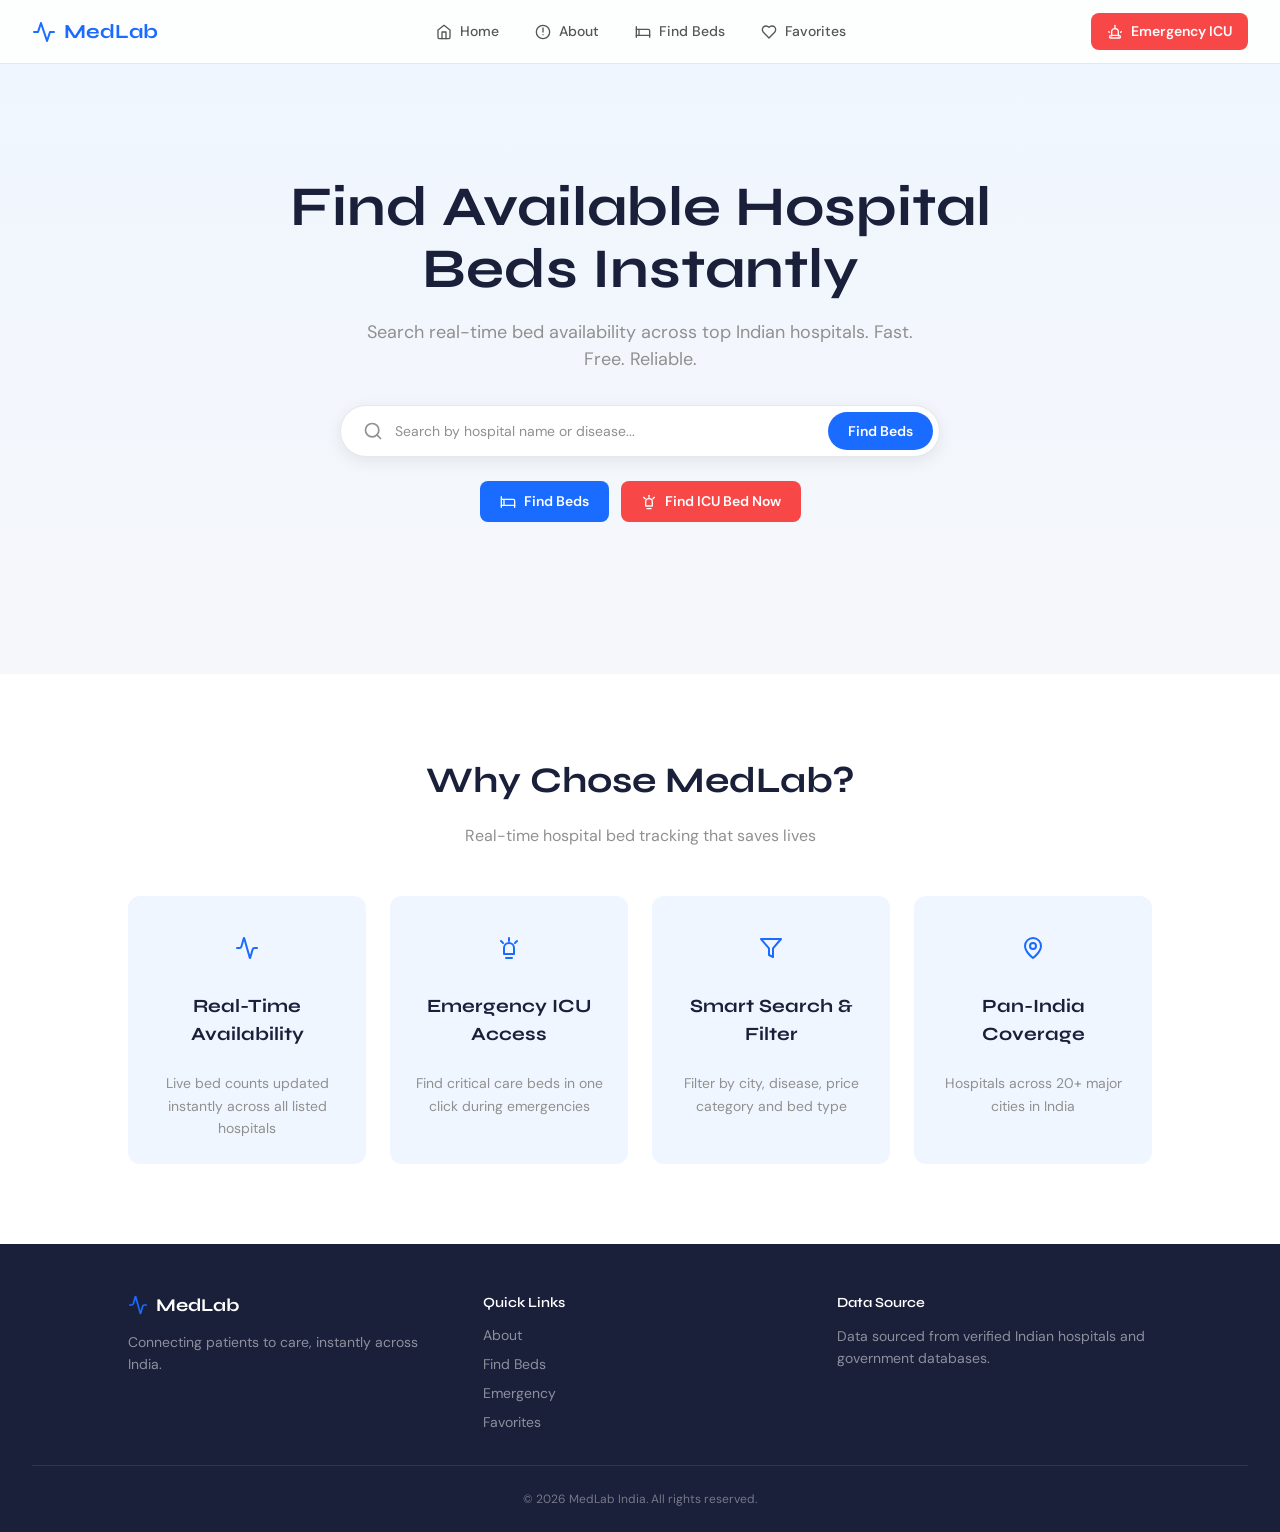
<file: index.html>
<!DOCTYPE html>
<html lang="en">
<head>
  <meta charset="UTF-8">
  <meta name="viewport" content="width=device-width, initial-scale=1.0">
  <title>MedLab — Find Hospital Beds Instantly</title>
  <link rel="stylesheet" href="style.css">
  <link href="https://fonts.googleapis.com/css2?family=Syne:wght@400;600;700;800&family=DM+Sans:wght@300;400;500;600&display=swap" rel="stylesheet">
  <script src="script.js"></script>
</head>
<body>
  <div class="app">
    <nav class="navbar">
      <a href="index.html" class="logo">
        <svg xmlns="http://www.w3.org/2000/svg" width="24" height="24" viewBox="0 0 24 24" fill="none" stroke="currentColor" stroke-width="2" stroke-linecap="round" stroke-linejoin="round"><polyline points="22 12 18 12 15 21 9 3 6 12 2 12"/></svg>
        <span>MedLab</span>
      </a>
      <div class="nav-links">
                <a href="index.html" class="nav-link" id="nav-home">
                    <svg xmlns="http://www.w3.org/2000/svg" width="16" height="16" viewBox="0 0 24 24" fill="none" stroke="currentColor" stroke-width="2" stroke-linecap="round" stroke-linejoin="round"><path d="m3 9 9-7 9 7v11a2 2 0 0 1-2 2H5a2 2 0 0 1-2-2z"/><polyline points="9 22 9 12 15 12 15 22"/></svg>
                    Home                    
                </a>
                <a href="about.html" class="nav-link" id="nav-about">
                    <svg xmlns="http://www.w3.org/2000/svg" width="16" height="16" viewBox="0 0 24 24" fill="none" stroke="currentColor" stroke-width="2" stroke-linecap="round" stroke-linejoin="round"><circle cx="12" cy="12" r="10"/><path d="M12 6v6m0 4h.01"/></svg>
                    About
                </a>
                <a href="beds.html" class="nav-link" id="nav-beds">
                    <svg xmlns="http://www.w3.org/2000/svg" width="16" height="16" viewBox="0 0 24 24" fill="none" stroke="currentColor" stroke-width="2" stroke-linecap="round" stroke-linejoin="round"><path d="M2 4v16"/><path d="M2 8h18a2 2 0 0 1 2 2v10"/><path d="M2 17h20"/><path d="M6 8v9"/></svg>
                    Find Beds
                </a>
                <a href="favorites.html" class="nav-link" id="nav-favorites">
                    <svg xmlns="http://www.w3.org/2000/svg" width="16" height="16" viewBox="0 0 24 24" fill="none" stroke="currentColor" stroke-width="2" stroke-linecap="round" stroke-linejoin="round"><path d="M19 14c1.49-1.46 3-3.21 3-5.5A5.5 5.5 0 0 0 16.5 3c-1.76 0-3 .5-4.5 2-1.5-1.5-2.74-2-4.5-2A5.5 5.5 0 0 0 2 8.5c0 2.3 1.5 4.05 3 5.5l7 7Z"/></svg>
                    Favorites
                </a>
            </div>
                <a href="beds.html?filter=icu" class="emergency-nav" id="nav-emergency">
                    <svg xmlns="http://www.w3.org/2000/svg" width="16" height="16" viewBox="0 0 24 24" fill="none" stroke="currentColor" stroke-width="2" stroke-linecap="round" stroke-linejoin="round"><path d="M7 18v-6a5 5 0 1 1 10 0v6"/><path d="M5 21a1 1 0 0 1-1-1v-1a2 2 0 0 1 2-2h12a2 2 0 0 1 2 2v1a1 1 0 0 1-1 1z"/><path d="M12 7V2"/><path d="m3.5 12.5-1-1"/><path d="m20.5 12.5 1-1"/></svg>
                    <span class="emergency-text">Emergency ICU</span>
                </a>
        </nav>

        <section class="hero">
            <div class="hero-inner">
                <h1 class="hero-heading">
                    Find Available Hospital Beds Instantly
                </h1>
                <p class="hero-subtitle">Search real-time bed availability across top Indian hospitals. Fast. Free. Reliable.</p>
                <div class="hero-searchbar">
                    <svg xmlns="http://www.w3.org/2000/svg" width="20" height="20" viewBox="0 0 24 24" fill="none" stroke="currentColor" stroke-width="2" stroke-linecap="round" stroke-linejoin="round"><circle cx="11" cy="11" r="8"/><path d="m21 21-4.3-4.3"/></svg>
                    <input id="hero-search" type="text" placeholder="Search by hospital name or disease..." />
                    <button id="btn-hero-search" class="btn-search">Find Beds</button>
                </div>
                <div class="hero-actions">
                    <a href="beds.html" class="btn-find-beds">
                    <svg xmlns="http://www.w3.org/2000/svg" width="16" height="16" viewBox="0 0 24 24" fill="none" stroke="currentColor" stroke-width="2" stroke-linecap="round" stroke-linejoin="round"><path d="M2 4v16"/><path d="M2 8h18a2 2 0 0 1 2 2v10"/><path d="M2 17h20"/><path d="M6 8v9"/></svg>
                    Find Beds
                    </a>
                    <a href="beds.html?bedType=ICU%20Only" class="btn-emergency-hero">
                    <svg xmlns="http://www.w3.org/2000/svg" width="16" height="16" viewBox="0 0 24 24" fill="none" stroke="currentColor" stroke-width="2" stroke-linecap="round" stroke-linejoin="round"><path d="M7 12a5 5 0 0 1 5-5v0a5 5 0 0 1 5 5v6H7v-6Z"/><path d="M12 2v3"/><path d="m20 5-2.14 2.14"/><path d="m4 5 2.14 2.14"/><path d="M15 22H9"/></svg>
                    Find ICU Bed Now
                    </a>
                </div>
            </div>
        </section>
        <section class="feature-section">
            <div class="feature-inner">
                <h2 class="reveal">Why Chose MedLab?</h2>
                <p class="reveal">Real-time hospital bed tracking that saves lives</p>
        <div class="features-grid">
          <div class="feature-card">
            <div class="feature-icon">
              <svg xmlns="http://www.w3.org/2000/svg" width="24" height="24" viewBox="0 0 24 24" fill="none" stroke="currentColor" stroke-width="2" stroke-linecap="round" stroke-linejoin="round"><path d="M22 12h-2.48a2 2 0 0 0-1.93 1.46l-2.35 8.36a.25.25 0 0 1-.48 0L9.24 2.18a.25.25 0 0 0-.48 0l-2.35 8.36A2 2 0 0 1 4.48 12H2"/></svg>
            </div>
            <h3>Real-Time Availability</h3>
            <p>Live bed counts updated instantly across all listed hospitals</p>
          </div>
          <div class="feature-card">
            <div class="feature-icon">
              <svg xmlns="http://www.w3.org/2000/svg" width="24" height="24" viewBox="0 0 24 24" fill="none" stroke="currentColor" stroke-width="2" stroke-linecap="round" stroke-linejoin="round"><path d="M7 12a5 5 0 0 1 5-5v0a5 5 0 0 1 5 5v6H7v-6Z"/><path d="M12 2v3"/><path d="m20 5-2.14 2.14"/><path d="m4 5 2.14 2.14"/><path d="M15 22H9"/></svg>
            </div>
            <h3>Emergency ICU Access</h3>
            <p>Find critical care beds in one click during emergencies</p>
          </div>
          <div class="feature-card">
            <div class="feature-icon">
              <svg xmlns="http://www.w3.org/2000/svg" width="24" height="24" viewBox="0 0 24 24" fill="none" stroke="currentColor" stroke-width="2" stroke-linecap="round" stroke-linejoin="round"><polygon points="22 3 2 3 10 12.46 10 19 14 21 14 12.46 22 3"/></svg>
            </div>
            <h3>Smart Search & Filter</h3>
            <p>Filter by city, disease, price category and bed type</p>
          </div>
          <div class="feature-card">
            <div class="feature-icon">
              <svg xmlns="http://www.w3.org/2000/svg" width="24" height="24" viewBox="0 0 24 24" fill="none" stroke="currentColor" stroke-width="2" stroke-linecap="round" stroke-linejoin="round"><path d="M20 10c0 6-8 12-8 12s-8-6-8-12a8 8 0 0 1 16 0Z"/><circle cx="12" cy="10" r="3"/></svg>
            </div>
            <h3>Pan-India Coverage</h3>
            <p>Hospitals across 20+ major cities in India</p>
          </div>
        </div>
            </div>
        </section>
        <footer class="footer">
          <div class="footer-grid">
            <div>
              <div class="footer-brand">
                <svg xmlns="http://www.w3.org/2000/svg" width="20" height="20" viewBox="0 0 24 24" fill="none" stroke="currentColor" stroke-width="2" stroke-linecap="round" stroke-linejoin="round"><path d="M22 12h-2.48a2 2 0 0 0-1.93 1.46l-2.35 8.36a.25.25 0 0 1-.48 0L9.24 2.18a.25.25 0 0 0-.48 0l-2.35 8.36A2 2 0 0 1 4.48 12H2"/></svg>
                <span>MedLab</span>
              </div>
              <p class="footer-desc">Connecting patients to care, instantly across India.</p>
            </div>
            <div>
              <h4>Quick Links</h4>
              <div class="footer-links">
                <a href="about.html" class="footer-link">About</a>
                <a href="beds.html" class="footer-link">Find Beds</a>
                <a href="beds.html?filter=icu" class="footer-link">Emergency</a>
                <a href="favorites.html" class="footer-link">Favorites</a>
              </div>
            </div>
            <div>
              <h4>Data Source</h4>
              <p class="footer-source">Data sourced from verified Indian hospitals and government databases.</p>
            </div>
          </div>
          <div class="footer-bottom">
            <p>&copy; 2026 MedLab India. All rights reserved.</p>
          </div>
        </footer>
      </div>
    </body>
  </html>
</file>
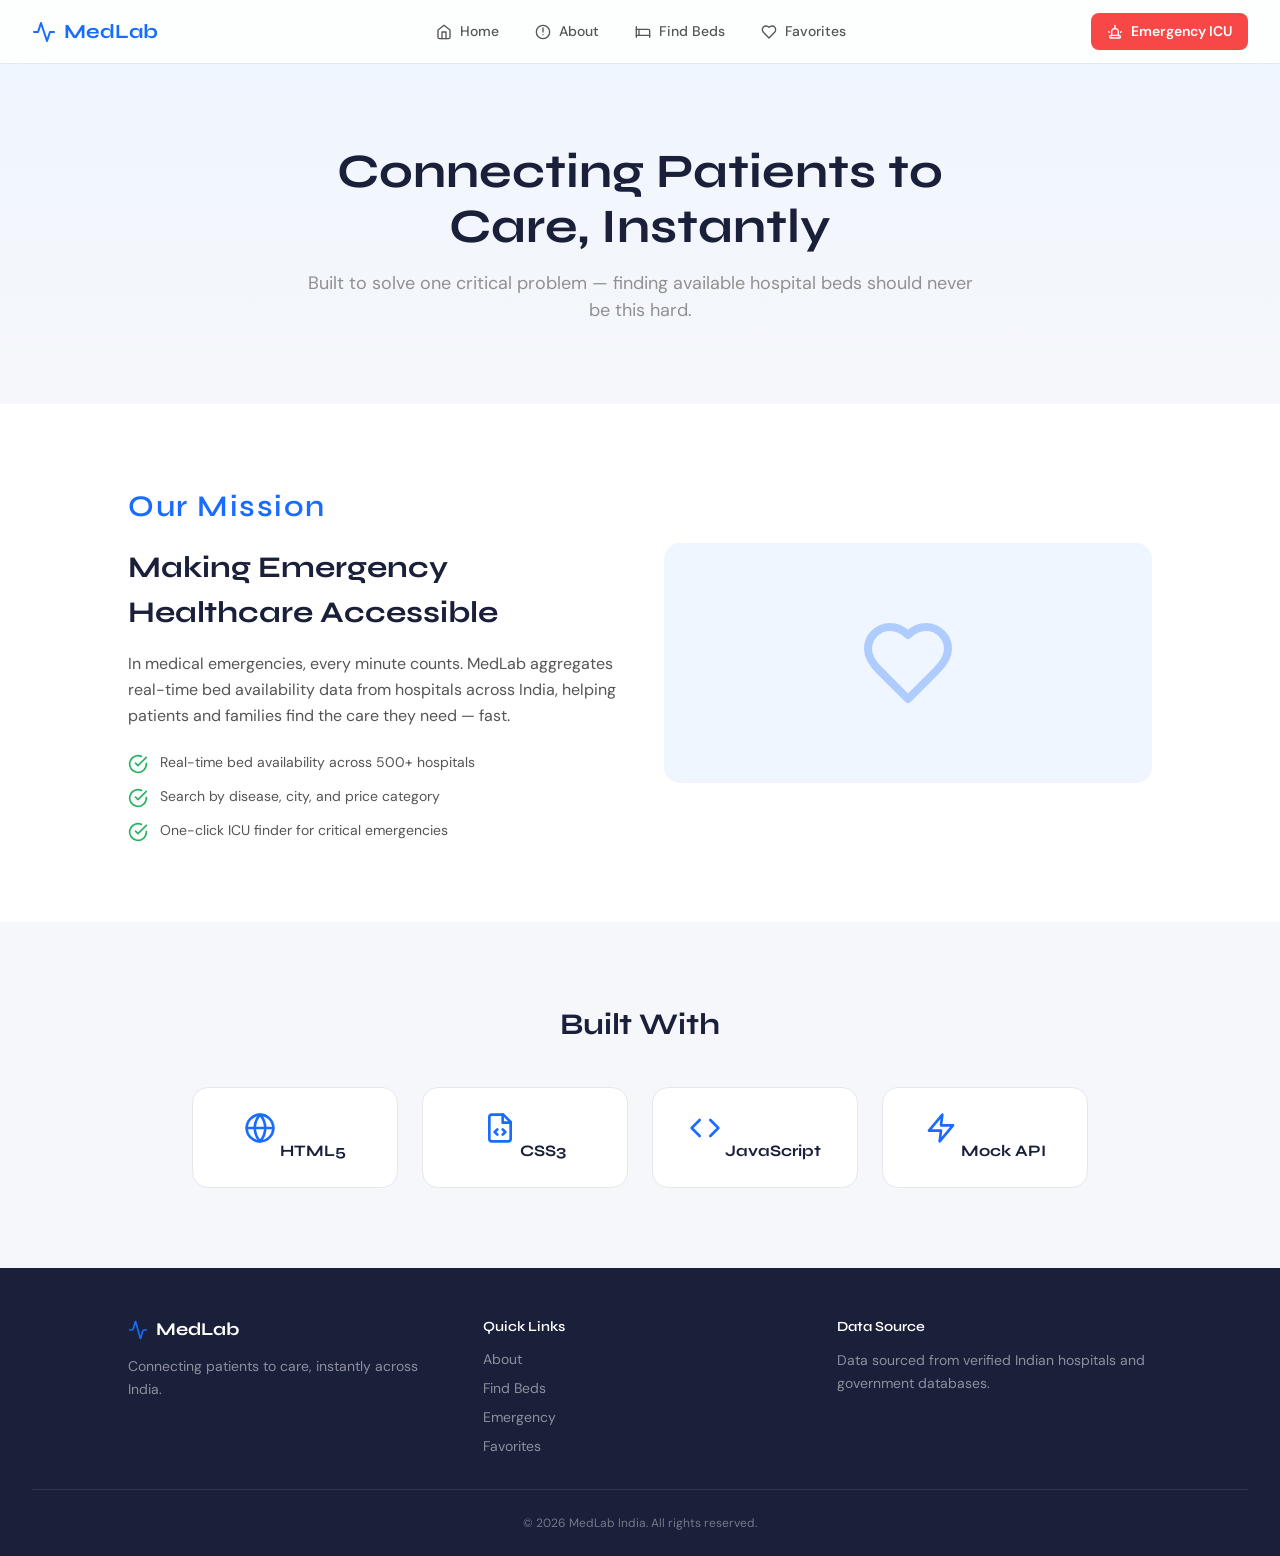
<file: about.html>
<!DOCTYPE html>
<html lang="en">
<head>
  <meta charset="UTF-8">
  <meta name="viewport" content="width=device-width, initial-scale=1.0">
  <title>About-MedLab</title>
  <link rel="stylesheet" href="style.css">
  <link href="https://fonts.googleapis.com/css2?family=Syne:wght@400;600;700;800&family=DM+Sans:wght@300;400;500;600&display=swap" rel="stylesheet">
</head>
<body>
  <div class="app">
        <nav class="navbar">
            <a href="index.html" class="logo">
                <svg xmlns="http://www.w3.org/2000/svg" width="24" height="24" viewBox="0 0 24 24" fill="none" stroke="currentColor" stroke-width="2" stroke-linecap="round" stroke-linejoin="round"><polyline points="22 12 18 12 15 21 9 3 6 12 2 12"/></svg>
                <span>MedLab</span>
            </a>
            <div class="nav-links">
                <a href="index.html" class="nav-link" id="nav-home">
                    <svg xmlns="http://www.w3.org/2000/svg" width="16" height="16" viewBox="0 0 24 24" fill="none" stroke="currentColor" stroke-width="2" stroke-linecap="round" stroke-linejoin="round"><path d="m3 9 9-7 9 7v11a2 2 0 0 1-2 2H5a2 2 0 0 1-2-2z"/><polyline points="9 22 9 12 15 12 15 22"/></svg>
                    Home                    
                </a>
                <a href="about.html" class="nav-link" id="nav-about">
                    <svg xmlns="http://www.w3.org/2000/svg" width="16" height="16" viewBox="0 0 24 24" fill="none" stroke="currentColor" stroke-width="2" stroke-linecap="round" stroke-linejoin="round"><circle cx="12" cy="12" r="10"/><path d="M12 6v6m0 4h.01"/></svg>
                    About
                </a>
                <a href="beds.html" class="nav-link" id="nav-beds">
                    <svg xmlns="http://www.w3.org/2000/svg" width="16" height="16" viewBox="0 0 24 24" fill="none" stroke="currentColor" stroke-width="2" stroke-linecap="round" stroke-linejoin="round"><path d="M2 4v16"/><path d="M2 8h18a2 2 0 0 1 2 2v10"/><path d="M2 17h20"/><path d="M6 8v9"/></svg>
                    Find Beds
                </a>
                <a href="favorites.html" class="nav-link" id="nav-favorites">
                    <svg xmlns="http://www.w3.org/2000/svg" width="16" height="16" viewBox="0 0 24 24" fill="none" stroke="currentColor" stroke-width="2" stroke-linecap="round" stroke-linejoin="round"><path d="M19 14c1.49-1.46 3-3.21 3-5.5A5.5 5.5 0 0 0 16.5 3c-1.76 0-3 .5-4.5 2-1.5-1.5-2.74-2-4.5-2A5.5 5.5 0 0 0 2 8.5c0 2.3 1.5 4.05 3 5.5l7 7Z"/></svg>
                    Favorites
                </a>
            </div>
                <a href="beds.html?filter=icu" class="emergency-nav" id="nav-emergency">
                    <svg xmlns="http://www.w3.org/2000/svg" width="16" height="16" viewBox="0 0 24 24" fill="none" stroke="currentColor" stroke-width="2" stroke-linecap="round" stroke-linejoin="round"><path d="M7 18v-6a5 5 0 1 1 10 0v6"/><path d="M5 21a1 1 0 0 1-1-1v-1a2 2 0 0 1 2-2h12a2 2 0 0 1 2 2v1a1 1 0 0 1-1 1z"/><path d="M12 7V2"/><path d="m3.5 12.5-1-1"/><path d="m20.5 12.5 1-1"/></svg>
                    <span class="emergency-text">Emergency ICU</span>
                </a>
        </nav>

        <section class="about-hero">
            <h1 class="about-heading">Connecting Patients to Care, Instantly</h1>
            <p class="about-subtitle">Built to solve one critical problem — finding available hospital beds should never be this hard.</p>
        </section>

        <section class="mission-section">
            <div class="mission-grid">
                <div class="reveal">
                    <span class="mission-label">Our Mission</span>
                    <h2>Making Emergency Healthcare Accessible</h2>
                    <p>In medical emergencies, every minute counts. MedLab aggregates real-time bed availability data from hospitals across India, helping patients and families find the care they need — fast.</p>
                    <div class="mission-checks">
                        <div class="mission-check">
                            <svg xmlns="http://www.w3.org/2000/svg" width="20" height="20" viewBox="0 0 24 24" fill="none" stroke="currentColor" stroke-width="2" stroke-linecap="round" stroke-linejoin="round"><path d="M22 11.08V12a10 10 0 1 1-5.93-9.14"/><polyline points="22 4 12 14.01 9 11.01"/></svg>
                            <span>Real-time bed availability across 500+ hospitals</span>
                        </div>
                        <div class="mission-check">
                            <svg xmlns="http://www.w3.org/2000/svg" width="20" height="20" viewBox="0 0 24 24" fill="none" stroke="currentColor" stroke-width="2" stroke-linecap="round" stroke-linejoin="round"><path d="M22 11.08V12a10 10 0 1 1-5.93-9.14"/><polyline points="22 4 12 14.01 9 11.01"/></svg>
                            <span>Search by disease, city, and price category</span>
                        </div>
                        <div class="mission-check">
                            <svg xmlns="http://www.w3.org/2000/svg" width="20" height="20" viewBox="0 0 24 24" fill="none" stroke="currentColor" stroke-width="2" stroke-linecap="round" stroke-linejoin="round"><path d="M22 11.08V12a10 10 0 1 1-5.93-9.14"/><polyline points="22 4 12 14.01 9 11.01"/></svg>
                            <span>One-click ICU finder for critical emergencies</span>
                        </div>
                    </div>
                </div>
                <div class="mission-visual" style="transition-delay: 100ms;">
                    <svg xmlns="http://www.w3.org/2000/svg" width="96" height="96" viewBox="0 0 24 24" fill="none" stroke="currentColor" stroke-width="2" stroke-linecap="round" stroke-linejoin="round"><path d="M19 14c1.49-1.46 3-3.21 3-5.5A5.5 5.5 0 0 0 16.5 3c-1.76 0-3 .5-4.5 2-1.5-1.5-2.74-2-4.5-2A5.5 5.5 0 0 0 2 8.5c0 2.3 1.5 4.05 3 5.5l7 7Z"/></svg>
                </div>
            </div>
        </section>

        <section class="tech-section">
            <div class="tech-inner">
                <h2 class="reveal">Built With</h2>
                <div class="tech-grid">
                    <div class="tech-card">
                        <svg xmlns="http://www.w3.org/2000/svg" width="32" height="32" viewBox="0 0 24 24" fill="none" stroke="currentColor" stroke-width="2" stroke-linecap="round" stroke-linejoin="round"><circle cx="12" cy="12" r="10"/><line x1="2" y1="12" x2="22" y2="12"/><path d="M12 2a15.3 15.3 0 0 1 4 10 15.3 15.3 0 0 1-4 10 15.3 15.3 0 0 1-4-10 15.3 15.3 0 0 1 4-10z"/></svg>
                        <span>HTML5</span>
                    </div>
                    <div class="tech-card">
                        <svg xmlns="http://www.w3.org/2000/svg" width="32" height="32" viewBox="0 0 24 24" fill="none" stroke="currentColor" stroke-width="2" stroke-linecap="round" stroke-linejoin="round"><path d="M14.5 2H6a2 2 0 0 0-2 2v16a2 2 0 0 0 2 2h12a2 2 0 0 0 2-2V7.5L14.5 2z"/><polyline points="14 2 14 8 20 8"/><path d="m10 13-2 2 2 2"/><path d="m14 17 2-2-2-2"/></svg>
                        <span>CSS3</span>
                    </div>
                    <div class="tech-card">
                        <svg xmlns="http://www.w3.org/2000/svg" width="32" height="32" viewBox="0 0 24 24" fill="none" stroke="currentColor" stroke-width="2" stroke-linecap="round" stroke-linejoin="round"><polyline points="16 18 22 12 16 6"/><polyline points="8 6 2 12 8 18"/></svg>
                        <span>JavaScript</span>
                    </div>
                    <div class="tech-card">
                         <svg xmlns="http://www.w3.org/2000/svg" width="32" height="32" viewBox="0 0 24 24" fill="none" stroke="currentColor" stroke-width="2" stroke-linecap="round" stroke-linejoin="round"><polygon points="13 2 3 14 12 14 11 22 21 10 12 10 13 2"/></svg>
                         <span>Mock API</span>
                    </div>
                </div>
            </div>
        </section>

        <footer class="footer">
          <div class="footer-grid">
            <div>
              <div class="footer-brand">
                <svg xmlns="http://www.w3.org/2000/svg" width="20" height="20" viewBox="0 0 24 24" fill="none" stroke="currentColor" stroke-width="2" stroke-linecap="round" stroke-linejoin="round"><path d="M22 12h-2.48a2 2 0 0 0-1.93 1.46l-2.35 8.36a.25.25 0 0 1-.48 0L9.24 2.18a.25.25 0 0 0-.48 0l-2.35 8.36A2 2 0 0 1 4.48 12H2"/></svg>
                <span>MedLab</span>
              </div>
              <p class="footer-desc">Connecting patients to care, instantly across India.</p>
            </div>
            <div>
              <h4>Quick Links</h4>
              <div class="footer-links">
                <a href="about.html" class="footer-link">About</a>
                <a href="beds.html" class="footer-link">Find Beds</a>
                <a href="beds.html?filter=icu" class="footer-link">Emergency</a>
                <a href="favorites.html" class="footer-link">Favorites</a>
              </div>
            </div>
            <div>
              <h4>Data Source</h4>
              <p class="footer-source">Data sourced from verified Indian hospitals and government databases.</p>
            </div>
          </div>
          <div class="footer-bottom">
            <p>&copy; 2026 MedLab India. All rights reserved.</p>
          </div>
        </footer>
      </div>
    </body>
  </html>
</file>
<file: style.css>
:root {
  --primary: #1a6bff;
  --primary-dark: #0052cc;
  --primary-light: #f0f6ff;
  --bg: #f5f7fa;
  --white: #ffffff;
  --text: #1a1f3a;
  --text-gray: #555555;
  --muted: #909090;
  --border: #e5e7eb;
  --emergency: #f74747;
  --green: #28b463;
  --yellow: #ffc107;
  --red: #ef4444;
  --dark: #1a1f3a;
  --radius: 0.75rem;
}

* {
  margin: 0;
  padding: 0;
  box-sizing: border-box;
}

html { 
  scroll-behavior: smooth; 
}

body {
  font-family: 'DM Sans', sans-serif;
  background: var(--bg);
  color: var(--text);
  line-height: 1.5;
}

h1, h2, h3, h4, h5, h6 { 
  font-family: 'Syne', sans-serif; 
}

button, a {
  cursor: pointer;
  border: none;
  background: none;
  font-family: inherit;
  text-decoration: none;
  color: inherit;
}

img { 
  display: block;
  max-width: 100%; 
}

input, select { 
  font-family: 'DM Sans', sans-serif; 
}
 
.app { 
  min-height: 100vh;
  background: var(--bg); 
}

.navbar {
  position: sticky;
  top: 0;
  z-index: 50;
  height: 64px;
  background: rgba(255, 255, 255, 0.8);
  backdrop-filter: blur(20px);
  border-bottom: 1px solid var(--border);
  display: flex;
  align-items: center;
  padding: 0 24px;
}

@media (min-width: 768px) { 
  .navbar { padding: 0 32px; } 
}

.logo {
  display: flex;
  align-items: center;
  gap: 8px;
  margin-right: 32px;
}

.logo svg { 
  width: 24px;
  height: 24px;
  color: var(--primary); 
}

.logo span {
  font-family: 'Syne', sans-serif;
  font-weight: 700;
  font-size: 1.25rem;
  color: var(--primary);
}

.nav-links {
  display: none;
  align-items: center;
  gap: 4px;
  flex: 1;
  justify-content: center;
}

@media (min-width: 768px) { 
  .nav-links { 
    display: flex; 
  } 
}

.nav-link {
  display: flex;
  align-items: center;
  gap: 8px;
  padding: 8px 16px;
  border-radius: 8px;
  font-size: 0.875rem;
  font-weight: 500;
  color: var(--text-gray);
  text-decoration: none;
  transition: 0.2s;
}

.nav-link svg { 
  width: 16px;
  height: 16px;
}

.nav-link:hover {
  background: rgba(216, 230, 255, 0.5);
  color: var(--primary);
}

.nav-link.active {
  background: var(--primary-light);
  color: var(--primary);
}

.emergency-nav {
  margin-left: auto;
  display: flex;
  align-items: center;
  gap: 8px;
  background: var(--emergency);
  color: var(--white);
  padding: 8px 16px;
  border-radius: 8px;
  font-size: 0.875rem;
  font-weight: 600;
  text-decoration: none;
  transition: 0.2s;
}

@media (min-width: 768px) { 
  .emergency-nav { 
    margin-left: 0; 
  } 
}

.emergency-nav:hover { 
  opacity: 0.9; 
}

.emergency-nav svg { 
  width: 16px;
  height: 16px;
}

.emergency-nav .emergency-text { 
  display: none; 
}

@media (min-width: 640px) { 
  .emergency-nav .emergency-text { 
    display: inline; 
  } 
}
 
.hero {
  background: linear-gradient(to bottom, var(--primary-light), var(--bg));
  padding: 80px 24px;
  text-align: center;
}

@media (min-width: 768px) {
  .hero { 
    padding: 112px 24px; 
  } 
}

.hero-inner { 
  max-width: 768px;
  margin: 0 auto; 
}

.hero-heading {
  font-family: 'Syne', sans-serif;
  font-size: 2.25rem;
  font-weight: 700;
  line-height: 1.1;
  color: var(--text);
  margin-bottom: 20px;
}

.hero-heading span { 
  color: var(--primary); 
}

@media (min-width: 768px) { 
  .hero-heading { 
    font-size: 3.5rem; 
  }
}

.hero-subtitle {
  font-size: 1.125rem;
  color: var(--muted);
  margin-bottom: 32px;
  max-width: 576px;
  margin-left: auto;
  margin-right: auto;
}

.hero-searchbar {
  max-width: 600px;
  margin: 0 auto 24px;
  background: var(--white);
  border-radius: 9999px;
  border: 1px solid var(--border);
  box-shadow: 0 4px 16px rgba(0, 0, 0, 0.08);
  display: flex;
  align-items: center;
  padding: 6px;
}

.hero-searchbar svg {
  width: 20px;
  height: 20px;
  color: var(--muted);
  margin-left: 16px;
}

.hero-searchbar input {
  flex: 1;
  padding: 10px 12px;
  background: transparent;
  border: none;
  outline: none;
  font-size: 0.875rem;
  color: var(--text);
}

.hero-searchbar input::placeholder { 
  color: var(--muted); 
}

.btn-search {
  background: var(--primary);
  color: var(--white);
  padding: 10px 20px;
  border-radius: 9999px;
  font-size: 0.875rem;
  font-weight: 600;
  transition: 0.2s;
}

.btn-search:hover { 
  background: var(--primary-dark); 
}

.hero-actions {
  display: flex;
  align-items: center;
  justify-content: center;
  gap: 12px;
  flex-wrap: wrap;
  margin-bottom: 40px;
}

.btn-find-beds, .btn-emergency-hero {
  display: inline-flex;
  align-items: center;
  gap: 8px;
  padding: 10px 20px;
  border-radius: 8px;
  font-size: 0.875rem;
  font-weight: 600;
  text-decoration: none;
  transition: 0.2s;
}

.btn-find-beds {
  background: var(--primary);
  color: var(--white);
}

.btn-find-beds:hover { 
  background: var(--primary-dark); 
}

.btn-emergency-hero {
  background: var(--emergency);
  color: var(--white);
}

.btn-emergency-hero:hover { 
  opacity: 0.9; 
}

.btn-find-beds svg, .btn-emergency-hero svg { 
  width: 16px;
  height: 16px;
}

.feature-section {
  background: var(--white);
  padding: 80px 24px;
}

.feature-inner { 
  max-width: 1024px;
  margin: 0 auto; 
}

.feature-inner h2 {
  font-size: 1.875rem;
  font-weight: 700;
  text-align: center;
  color: var(--text);
  margin-bottom: 16px;
}

@media (min-width: 768px) { 
  .feature-inner h2 { 
    font-size: 2.25rem; 
  } 
}
 
.feature-inner > p {
  text-align: center;
  color: var(--muted);
  margin-bottom: 48px;
  max-width: 512px;
  margin-left: auto;
  margin-right: auto;
}

.features-grid {
  display: grid;
  grid-template-columns: 1fr;
  gap: 24px;
}

@media (min-width: 640px) { 
  .features-grid { 
    grid-template-columns: repeat(2, 1fr); 
  } 
}

@media (min-width: 1024px) { 
  .features-grid { 
    grid-template-columns: repeat(4, 1fr); 
  } 
}

.feature-card {
  background: var(--primary-light);
  border-radius: var(--radius);
  padding: 24px;
  display: flex;
  flex-direction: column;
  align-items: center;
  gap: 16px;
  text-align: center;
}

.feature-icon {
  width: 56px;
  height: 56px;
  border-radius: 16px;
  background: var(--primary-light);
  display: flex;
  align-items: center;
  justify-content: center;
}

.feature-icon svg { 
  width: 24px;
  height: 24px;
  color: var(--primary); 
}

.feature-card h3 {
  font-weight: 700;
  color: var(--text);
  margin-bottom: 8px;
}

.feature-card p {
  font-size: 0.875rem;
  color: var(--muted);
  line-height: 1.6;
}

.footer {
  background: var(--dark);
  color: var(--white);
  padding: 48px 24px 24px;
}

@media (min-width: 768px) { 
  .footer { 
    padding: 48px 32px 24px; 
  } 
}

.footer-grid {
  max-width: 1024px;
  margin: 0 auto;
  display: grid;
  grid-template-columns: 1fr;
  gap: 40px;
  margin-bottom: 32px;
}

@media (min-width: 768px) { 
  .footer-grid { 
    grid-template-columns: repeat(3, 1fr); 
  } 
}

.footer-brand {
  display: flex;
  align-items: center;
  gap: 8px;
  margin-bottom: 12px;
}

.footer-brand svg { 
  width: 20px;
  height: 20px;
  color: var(--primary); 
}

.footer-brand span {
  font-family: 'Syne', sans-serif;
  font-weight: 700;
  font-size: 1.125rem;
}

.footer-desc {
  font-size: 0.875rem;
  color: rgba(255, 255, 255, 0.5);
  line-height: 1.6;
}

.footer h4 {
  font-family: 'Syne', sans-serif;
  font-weight: 600;
  font-size: 0.875rem;
  margin-bottom: 12px;
  color: var(--white);
}

.footer-links {
  display: flex;
  flex-direction: column;
  gap: 8px;
}

.footer-link {
  display: block;
  font-size: 0.875rem;
  color: rgba(255, 255, 255, 0.5);
  text-decoration: none;
  transition: 0.2s;
}

.footer-link:hover { 
  color: var(--white); 
}

.footer-source {
  font-size: 0.875rem;
  color: rgba(255, 255, 255, 0.5);
  line-height: 1.6;
}

.footer-bottom {
  border-top: 1px solid rgba(255, 255, 255, 0.1);
  padding-top: 24px;
  text-align: center;
}

.footer-bottom p {
  font-size: 0.75rem;
  color: rgba(255, 255, 255, 0.4);
}

.about-hero {
  background: linear-gradient(to bottom, var(--primary-light), var(--bg));
  padding: 80px 24px;
  text-align: center;
}

.about-heading {
  font-family: 'Syne', sans-serif;
  font-size: 1.875rem;
  font-weight: 700;
  color: var(--text);
  margin-bottom: 16px;
  line-height: 1.15;
  max-width: 640px;
  margin-left: auto;
  margin-right: auto;
}

@media (min-width: 768px) { 
  .about-heading { 
    font-size: 3rem; 
  } 
}

.about-subtitle {
  font-size: 1.125rem;
  color: var(--muted);
  max-width: 672px;
  margin: 0 auto;
}

.mission-section {
  background: var(--white);
  padding: 80px 24px;
}

.mission-grid {
  max-width: 1024px;
  margin: 0 auto;
  display: grid;
  gap: 48px;
  align-items: center;
}

@media (min-width: 768px) { 
  .mission-grid { 
    grid-template-columns: 1fr 1fr; 
  } 
}

.mission-label {
  font-family: 'Syne', sans-serif;
  font-size: 1.875rem;
  font-weight: 600;
  color: var(--primary);
  letter-spacing: 0.05em;
  display: inline-block;
  margin-bottom: 8px;
}

.mission-grid h2 {
  font-size: 1.875rem;
  font-weight: 700;
  color: var(--text);
  margin-top: 8px;
  margin-bottom: 16px;
}

.mission-grid > div:first-child p {
  color: var(--text-gray);
  margin-bottom: 24px;
  line-height: 1.6;
}

.mission-checks { 
  display: flex;
  flex-direction: column;
  gap: 12px; 
}

.mission-check {
  display: flex;
  align-items: flex-start;
  gap: 12px;
}

.mission-check svg {
  width: 20px;
  height: 20px;
  color: var(--green);
  flex-shrink: 0;
  margin-top: 2px;
}

.mission-check span { 
  font-size: 0.875rem;
  color: var(--text-gray); 
}

.mission-visual {
  background: var(--primary-light);
  border-radius: 16px;
  padding: 48px;
  display: flex;
  align-items: center;
  justify-content: center;
  min-height: 240px;
}

.mission-visual svg { 
  width: 96px;
  height: 96px;
  color: rgba(26, 107, 255, 0.3); 
}

.tech-section {
  background: var(--bg);
  padding: 80px 24px;
}

.tech-inner { 
  max-width: 896px;
  margin: 0 auto;
  text-align: center; 
}

.tech-inner h2 {
  font-size: 1.875rem;
  font-weight: 700;
  color: var(--text);
  margin-bottom: 40px;
}

.tech-grid {
  display: grid;
  grid-template-columns: repeat(2, 1fr);
  gap: 24px;
}

@media (min-width: 768px) { 
  .tech-grid { 
    grid-template-columns: repeat(4, 1fr); 
  } 
}

.tech-card {
  background: var(--white);
  border: 1px solid var(--border);
  border-radius: 16px;
  padding: 24px;
  text-align: center;
  transition: 0.2s;
  cursor: pointer;
}

.tech-card:hover {
  transform: translateY(-4px);
  box-shadow: 0 12px 32px -8px rgba(26, 107, 255, 0.1);
}

.tech-card svg { 
  width: 32px;
  height: 32px;
  color: var(--primary);
  margin: 0 auto 12px; 
}

.tech-card span { 
  font-family: 'Syne', sans-serif;
  font-weight: 700;
  color: var(--text); 
}

.filter-bar {
  position: sticky;
  top: 64px;
  z-index: 40;
  background: rgba(255, 255, 255, 0.9);
  border-bottom: 1px solid var(--border);
  padding: 16px;
}

@media (min-width: 768px) { 
  .filter-bar { 
    padding: 16px 32px; 
  } 
}

.filter-inner {
  max-width: 1280px;
  margin: 0 auto;
  display: flex;
  flex-wrap: wrap;
  align-items: center;
  gap: 12px;
}

.search-wrapper {
  position: relative;
  flex: 1;
  min-width: 200px;
}

.search-wrapper svg {
  position: absolute;
  left: 12px;
  top: 50%;
  transform: translateY(-50%);
  width: 16px;
  height: 16px;
  color: var(--muted);
  pointer-events: none;
}

.search-wrapper input {
  width: 100%;
  padding: 10px 16px 10px 40px;
  background: var(--white);
  border: 1px solid var(--border);
  border-radius: 8px;
  font-size: 0.875rem;
  color: var(--text);
  transition: 0.2s;
}

.search-wrapper input::placeholder { 
  color: var(--muted); 
}

.search-wrapper input:focus {
  outline: none;
  border-color: var(--primary);
  box-shadow: 0 0 0 3px rgba(26, 107, 255, 0.12);
}

.filter-select {
  background: var(--white);
  border: 1px solid var(--border);
  border-radius: 8px;
  padding: 10px 12px;
  font-size: 0.875rem;
  color: var(--text);
  cursor: pointer;
  transition: 0.2s;
}

.filter-select:focus {
  outline: none;
  border-color: var(--primary);
  box-shadow: 0 0 0 3px rgba(26, 107, 255, 0.12);
}

.results-count {
  font-size: 0.875rem;
  color: var(--muted);
}

.spinner-wrap {
  display: flex;
  align-items: center;
  justify-content: center;
  padding: 60px 24px;
}

.spinner {
  width: 40px;
  height: 40px;
  border: 3px solid var(--border);
  border-top-color: var(--primary);
  border-radius: 50%;
  animation: spin 0.75s linear infinite;
}

@keyframes spin {
  to { 
    transform: rotate(360deg); 
  }
}

.beds-grid-section {
  background: var(--bg);
  padding: 32px 16px;
  min-height: 50vh;
}

@media (min-width: 768px) { 
  .beds-grid-section { 
    padding: 32px; 
  } 
}

.hospital-grid {
  max-width: 1280px;
  margin: 0 auto;
  display: grid;
  grid-template-columns: 1fr;
  gap: 24px;
}

@media (min-width: 768px) { 
  .hospital-grid { 
    grid-template-columns: repeat(2, 1fr); 
  } 
}

@media (min-width: 1280px) { 
  .hospital-grid { 
    grid-template-columns: repeat(3, 1fr); 
  } 
}

.empty-state {
  text-align: center;
  padding: 80px 24px;
}

.empty-state p { 
  color: var(--muted);
  font-size: 1.125rem; 
}

.empty-state button {
  margin-top: 16px;
  color: var(--primary);
  font-weight: 600;
  font-size: 0.875rem;
  cursor: pointer;
  transition: 0.2s;
}

.empty-state button:hover { 
  text-decoration: underline; 
}

.hospital-card {
  background: var(--white);
  border: 1px solid var(--border);
  border-radius: 16px;
  overflow: hidden;
  transition: 0.2s;
}

.hospital-card:hover {
  transform: translateY(-4px);
  box-shadow: 0 12px 32px -8px rgba(26, 107, 255, 0.12), 0 4px 12px -2px rgba(0, 0, 0, 0.06);
}

.card-image {
  position: relative;
  height: 200px;
  background: var(--primary-light);
}

.card-image img {
  width: 100%;
  height: 100%;
  object-fit: cover;
}

.badge {
  position: absolute;
  font-size: 0.75rem;
  font-weight: 600;
  padding: 4px 12px;
  border-radius: 9999px;
  top: 12px;
  left: 12px;
}

.badge-green  { 
  background: rgba(40, 180, 99, 0.15);
  color: var(--green); 
}

.badge-yellow { 
  background: rgba(255, 193, 7, 0.15);
  color: var(--yellow); 
}

.badge-red    { 
  background: rgba(239, 68, 68, 0.15);
  color: var(--red); 
}

.badge-blue   { 
  background: var(--primary-light);
  color: var(--primary); 
}

.card-body { 
  padding: 20px; 
}

.card-name {
  font-family: 'Syne', sans-serif;
  font-size: 1.125rem;
  font-weight: 700;
  color: var(--text);
  margin-bottom: 4px;
}

.card-location {
  display: flex;
  align-items: center;
  gap: 4px;
  font-size: 0.875rem;
  color: var(--muted);
  margin-bottom: 12px;
}

.card-location svg { 
  width: 14px;
  height: 14px; 
}

.card-beds-divider {
  border-top: 1px solid var(--border);
  padding-top: 12px;
  margin-bottom: 12px;
}

.card-beds {
  display: flex;
  justify-content: space-between;
  font-size: 0.875rem;
}

.beds-green  { 
  color: var(--green);
  font-weight: 700; 
}

.beds-yellow { 
  color: var(--yellow);
  font-weight: 700; 
}

.beds-red    { 
  color: var(--red);
  font-weight: 700; 
}

.card-contact {
  display: flex;
  align-items: center;
  gap: 4px;
  font-size: 0.75rem;
  color: var(--muted);
  margin-bottom: 16px;
}

.card-contact svg { 
  width: 12px;
  height: 12px; 
}

.card-buttons { 
  display: flex;
  gap: 8px; 
}

.btn-details {
  flex: 1;
  background: var(--primary);
  color: var(--white);
  padding: 10px;
  border-radius: 8px;
  font-size: 0.875rem;
  font-weight: 600;
  text-align: center;
  cursor: pointer;
  transition: 0.2s;
}

.btn-details:hover { 
  background: var(--primary-dark); 
}

.btn-save {
  flex: 1;
  padding: 10px;
  border-radius: 8px;
  font-size: 0.875rem;
  font-weight: 600;
  border: 1px solid var(--border);
  color: var(--text-gray);
  display: flex;
  align-items: center;
  justify-content: center;
  gap: 6px;
  background: var(--white);
  cursor: pointer;
  transition: 0.2s;
}

.btn-save:hover {
  border-color: rgba(26, 107, 255, 0.3);
  color: var(--primary);
}

.btn-save svg { 
  width: 14px;
  height: 14px; 
}

.btn-save.saved {
  background: rgba(239, 68, 68, 0.15);
  border-color: rgba(239, 68, 68, 0.2);
  color: var(--red);
}

.btn-save.saved svg { 
  fill: var(--red); 
}

.modal-overlay {
  position: fixed;
  inset: 0;
  z-index: 100;
  display: flex;
  align-items: center;
  justify-content: center;
  padding: 16px;
  background: rgba(0, 0, 0, 0.6);
  backdrop-filter: blur(4px);
}

.modal-overlay.hidden { 
  display: none; 
}

.modal-body {
  background: var(--white);
  border-radius: 20px;
  width: 100%;
  position: relative;
  animation: ml-scale-in 0.3s cubic-bezier(0.16, 1, 0.3, 1) both;
  max-width: 600px;
}

.modal-close {
  position: absolute;
  top: 16px;
  right: 16px;
  z-index: 10;
  width: 32px;
  height: 32px;
  background: rgba(255, 255, 255, 0.9);
  border-radius: 50%;
  display: flex;
  align-items: center;
  justify-content: center;
  box-shadow: 0 2px 8px rgba(0, 0, 0, 0.12);
  cursor: pointer;
  transition: 0.2s;
}

.modal-close:hover { 
  background: var(--white); 
}

.modal-close svg { 
  width: 16px;
  height: 16px;
  color: var(--text); 
}

.modal-image {
  width: 100%;
  height: 240px;
  object-fit: cover;
  border-radius: 20px 20px 0 0;
  background: var(--primary-light);
}

.modal-content { 
  padding: 28px; 
}

.modal-name {
  font-size: 1.5rem;
  font-weight: 700;
  color: var(--text);
  margin-bottom: 8px;
}

.modal-location {
  display: flex;
  align-items: center;
  gap: 6px;
  font-size: 0.875rem;
  color: var(--muted);
  margin-bottom: 20px;
}

.modal-location svg { 
  width: 16px;
  height: 16px; 
}

.modal-beds-table {
  width: 100%;
  font-size: 0.875rem;
  border-top: 1px solid var(--border);
  padding-top: 20px;
  margin-bottom: 20px;
  border-collapse: collapse;
}

.modal-beds-table th {
  text-align: left;
  color: var(--muted);
  font-weight: 500;
  padding-bottom: 12px;
}

.modal-beds-table th:last-child { 
  text-align: right; 
}

.modal-beds-table td {
  padding: 12px 0;
  border-top: 1px solid var(--border);
  color: var(--text);
}

.modal-beds-table td:first-child { 
  font-weight: 500; 
}

.modal-beds-table td:last-child { 
  text-align: right; 
}

.status-badge {
  display: inline-block;
  font-size: 0.75rem;
  font-weight: 600;
  padding: 4px 10px;
  border-radius: 9999px;
}

.modal-contact {
  display: flex;
  align-items: center;
  gap: 8px;
  font-size: 0.875rem;
  color: var(--text-gray);
  margin-bottom: 8px;
}

.modal-contact svg { 
  width: 16px;
  height: 16px;
  color: var(--muted); 
}

.modal-hours {
  display: flex;
  align-items: center;
  gap: 8px;
  font-size: 0.875rem;
  color: var(--muted);
  margin-bottom: 24px;
}

.modal-hours svg { 
  width: 16px;
  height: 16px; 
}

.modal-actions { 
  display: flex;
  gap: 12px; 
}

.btn-directions {
  flex: 1;
  background: var(--primary);
  color: var(--white);
  padding: 12px;
  border-radius: 12px;
  font-weight: 600;
  display: flex;
  align-items: center;
  justify-content: center;
  gap: 8px;
  cursor: pointer;
  transition: 0.2s;
}

.btn-directions:hover { 
  background: var(--primary-dark); 
}

.btn-directions svg { 
  width: 16px;
  height: 16px; 
}

.btn-modal-save {
  flex: 1;
  padding: 12px;
  border-radius: 12px;
  font-weight: 600;
  border: 1px solid var(--border);
  color: var(--text-gray);
  display: flex;
  align-items: center;
  justify-content: center;
  gap: 8px;
  background: var(--white);
  cursor: pointer;
  transition: 0.2s;
}

.btn-modal-save:hover {
  border-color: rgba(239, 68, 68, 0.3);
  color: var(--emergency);
}

.btn-modal-save svg { 
  width: 16px;
  height: 16px; 
}

.btn-modal-save.saved {
  background: rgba(239, 68, 68, 0.15);
  border-color: rgba(239, 68, 68, 0.2);
  color: var(--red);
}

.btn-modal-save.saved svg { 
  fill: var(--red); 
}
 
.favorites-page {
  padding: 32px 16px;
  min-height: calc(100vh - 64px);
}

@media (min-width: 768px) { 
  .favorites-page { 
    padding: 32px; 
  } 
}

.favorites-inner { 
  max-width: 1280px;
  margin: 0 auto; 
}

.favorites-header {
  display: flex;
  align-items: center;
  justify-content: space-between;
  margin-bottom: 32px;
}

.favorites-header h2 {
  font-size: 1.5rem;
  font-weight: 700;
  color: var(--text);
}

#fav-count {
  font-size: 0.875rem;
  color: var(--muted);
  margin-top: 4px;
}

.favorites-empty {
  text-align: center;
  padding: 80px 24px;
}

.favorites-empty svg {
  width: 64px;
  height: 64px;
  color: var(--border);
  margin: 0 auto 16px;
}

.favorites-empty h3 {
  font-size: 1.25rem;
  font-weight: 700;
  color: var(--text);
  margin-bottom: 8px;
}

.favorites-empty p {
  color: var(--muted);
  margin-bottom: 24px;
}

.btn-browse {
  display: inline-flex;
  align-items: center;
  gap: 8px;
  background: var(--primary);
  color: var(--white);
  padding: 12px 24px;
  border-radius: 8px;
  font-weight: 600;
  text-decoration: none;
  cursor: pointer;
  transition: 0.2s;
}

.btn-browse:hover { 
  background: var(--primary-dark); 
}

.btn-browse svg { 
  width: 16px;
  height: 16px; 
}
</file>
